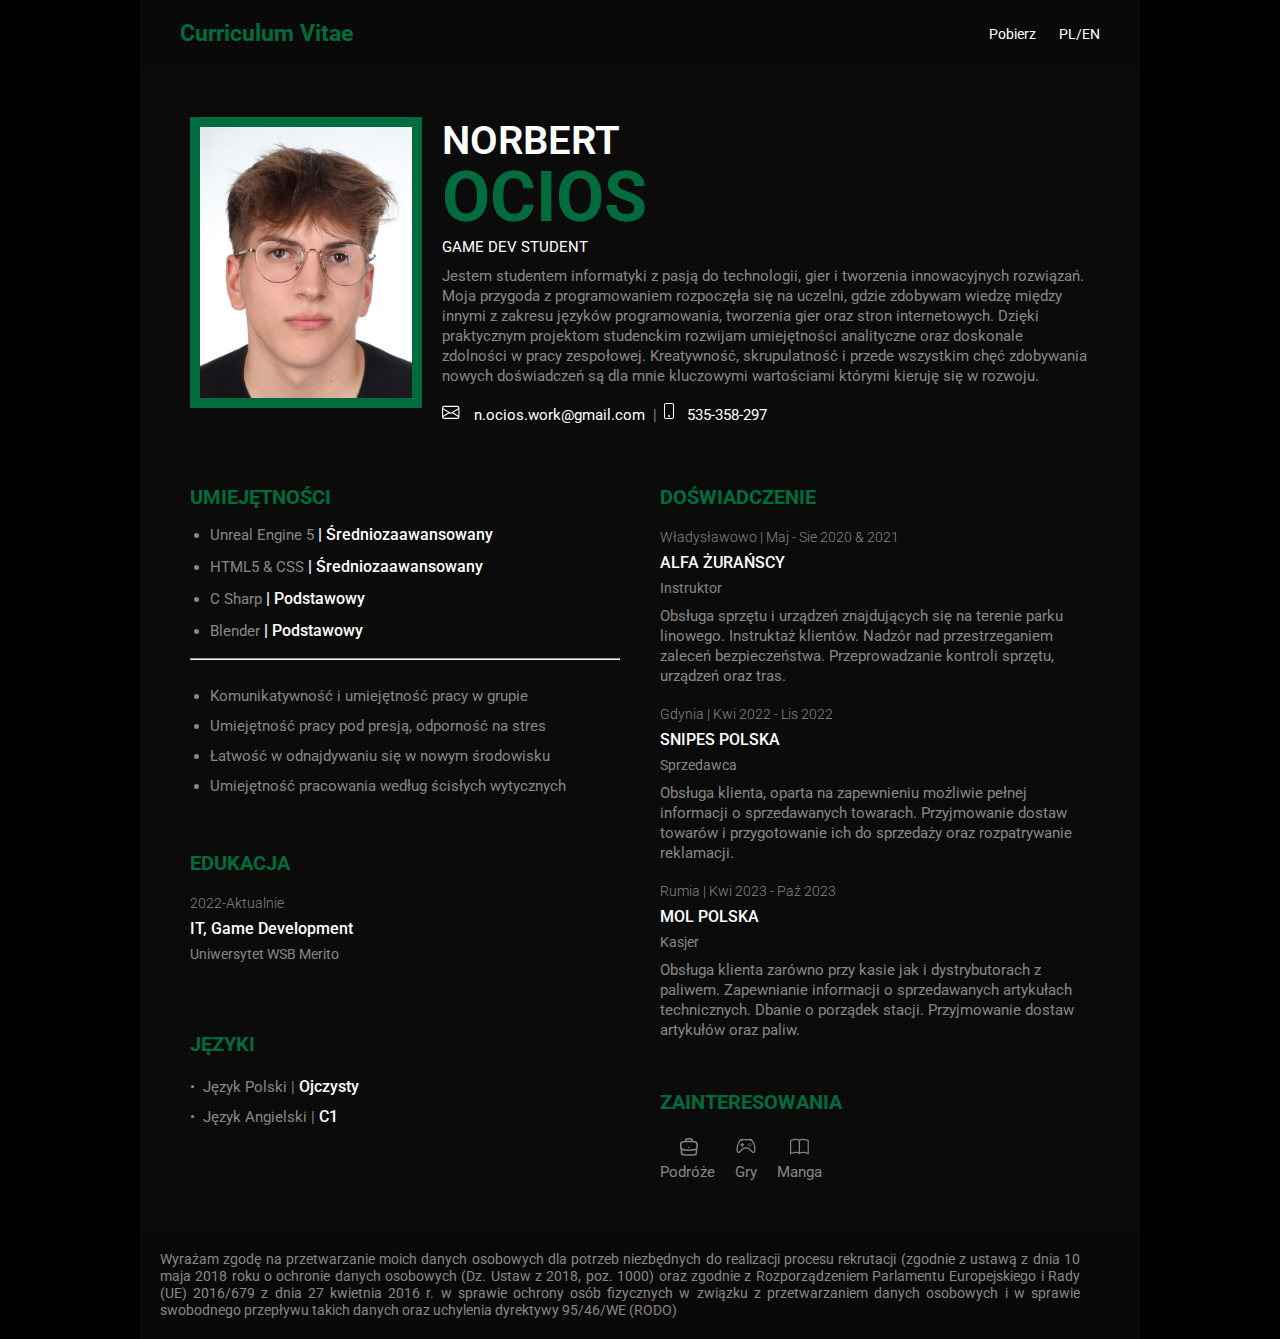
<file: index.html>
<!DOCTYPE html>
<html lang="pl">

<head>
    <meta charset="UTF-8">
    <meta http-equiv="X-UA-Compatible" content="IE=edge">
    <meta name="viewport" content="width=device-width, initial-scale=1.0">
    <title>Curriculum Vitae</title>
    <link type="image/png" sizes="96x96" rel="icon" href="asset/images/favicon.png">
    <!-- Main CSS -->
    <link rel="stylesheet" href="./asset/css/main.css">
    <!-- Roboto Google font -->
    <link href="https://fonts.googleapis.com/css2?family=Roboto:ital,wght@0,100;0,300;0,400;0,500;0,700;0,900;1,100;1,300;1,400;1,500;1,700;1,900&display=swap"
          rel="stylesheet">

</head>

<body>
    <!-- Toolbar -->
    <div class="toolbar">
        <span class="special-text">Curriculum Vitae</span>
        <ul>
            <li><a href="CV_PL.pdf" download>Pobierz</a></li>
            <li><a href="EN/english.html">PL/EN</a></li>
        </ul>
    </div>
    <div class="container">
        <div class="profile">
            <div class="profile_container">
                <div class="profileImg">
                    <img src="./asset/images/profileimage.jpg" alt="Norbert Ocios">
                </div>
                <div>
                    <h1>
                        <span class="firstName">Norbert</span>
                        <span class="lastName">Ocios</span>
                    </h1>
                    <p class="profile_title">Game Dev Student</p>
                    <p class="description">
                        Jestem studentem informatyki z pasją do technologii, gier i tworzenia innowacyjnych rozwiązań. Moja przygoda z programowaniem rozpoczęła się na uczelni, gdzie zdobywam wiedzę między innymi z zakresu języków programowania, tworzenia gier oraz stron internetowych. Dzięki praktycznym projektom studenckim rozwijam umiejętności analityczne oraz doskonale zdolności w pracy zespołowej. Kreatywność, skrupulatność i przede wszystkim chęć zdobywania nowych doświadczeń są dla mnie kluczowymi wartościami którymi kieruję się w rozwoju.
                    </p>
                    <p class="contactItems">
                        <a class="contact" href="mailto:n.ocios.work@gmail.com">
                            <svg xmlns="http://www.w3.org/2000/svg" width="24" height="24" fill="currentColor" class="bi bi-envelope" viewBox="0 0 22 8">
                                <path d="M0 4a2 2 0 0 1 2-2h12a2 2 0 0 1 2 2v8a2 2 0 0 1-2 2H2a2 2 0 0 1-2-2zm2-1a1 1 0 0 0-1 1v.217l7 4.2 7-4.2V4a1 1 0 0 0-1-1zm13 2.383-4.708 2.825L15 11.105zm-.034 6.876-5.64-3.471L8 9.583l-1.326-.795-5.64 3.47A1 1 0 0 0 2 13h12a1 1 0 0 0 .966-.741M1 11.105l4.708-2.897L1 5.383z" />
                            </svg>&nbsp;
                            n.ocios.work@gmail.com
                        </a> &nbsp;|
                        <a class="contact" href="tel:+48-535358297">
                            <svg xmlns="http://www.w3.org/2000/svg" width="22" height="22" fill="currentColor" class="bi bi-phone" viewBox="0 0 22 12">
                                <path d="M11 1a1 1 0 0 1 1 1v12a1 1 0 0 1-1 1H5a1 1 0 0 1-1-1V2a1 1 0 0 1 1-1zM5 0a2 2 0 0 0-2 2v12a2 2 0 0 0 2 2h6a2 2 0 0 0 2-2V2a2 2 0 0 0-2-2z" />
                                <path d="M8 14a1 1 0 1 0 0-2 1 1 0 0 0 0 2" />
                            </svg>
                            535-358-297
                        </a>
                    </p>
                </div>
            </div>
        </div>
        <!-- Left content  -->
        <div class="left">
            <!-- Skills Section  -->
            <div class="skills">
                <h3 class="title">Umiejętności</h3>
                <ul class="skills_list description">
                    <li>Unreal Engine 5 <h class="item_title">| Średniozaawansowany</h></li>
                    <li>HTML5 & CSS <h class="item_title">| Średniozaawansowany</h></li>
                    <li>C Sharp <h class="item_title">| Podstawowy</h></li>
                    <li>Blender <h class="item_title">| Podstawowy</h></li>
                </ul>
                <br />
                <hr />
                <br />
                <ul class="skills_list description">
                    <li>Komunikatywność i umiejętność pracy w grupie</li>
                    <li>Umiejętność pracy pod presją, odporność na stres</li>
                    <li>Łatwość w odnajdywaniu się w nowym środowisku</li>
                    <li>Umiejętność pracowania według ścisłych wytycznych</li>
                </ul>
            </div>


            <!-- Education Section  -->
            <div class="education">
                <h3 class="title">Edukacja</h3>
                <div class="edu_item">
                    <p class="item_preTitle">2022-Aktualnie</p>
                    <h4 class="item_title">IT, Game Development</h4>
                    <p class="item_subtitle">
                        Uniwersytet WSB Merito
                    </p>
                </div>
                <div class="edu_item">
                    <p class="item_preTitle"></p>
                    <h4 class="item_title"></h4>
                    <p class="item_subtitle">
                    </p>
                </div>
            </div>
            <!-- Langueages Section  -->
            <div class="languages">
                <h3 class="title">Języki</h3>
                <br />
                <div class="language_item">
                    <p class="description">
                        &#x2022;&nbsp; Język Polski | <h class="item_title">Ojczysty</h>
                    </p>
                </div>
                <div class="langueage_item">
                    <p class="description">
                        &#x2022;&nbsp; Język Angielski | <h class="item_title">C1</h>
                    </p>
                </div>
            </div>
        </div>
        <!-- Right content  -->
        <div class="right">
            <!-- Experience Section  -->
            <div class="experience">
                <h3 class="title">Doświadczenie</h3>
                <div class="exp_item">
                    <p class="item_preTitle">Władysławowo | Maj - Sie 2020 & 2021</p>
                    <h4 class="item_title">ALFA ŻURAŃSCY</h4>
                    <p class="item_subtitle">Instruktor </p>
                    <p class=" description">
                        Obsługa
                        sprzętu i urządzeń znajdujących się na terenie parku linowego.
                        Instruktaż klientów. Nadzór nad przestrzeganiem zaleceń
                        bezpieczeństwa. Przeprowadzanie kontroli sprzętu, urządzeń oraz
                        tras.
                    </p>
                </div>
                <div class="exp_item">
                    <p class="item_preTitle">Gdynia | Kwi 2022 - Lis 2022</p>
                    <h4 class="item_title">SNIPES POLSKA</h4>
                    <p class="item_subtitle">Sprzedawca</p>
                    <p class="description">
                        Obsługa klienta, oparta na zapewnieniu możliwie pełnej informacji o sprzedawanych towarach.
                        Przyjmowanie dostaw towarów i przygotowanie ich do sprzedaży oraz rozpatrywanie reklamacji.
                    </p>

                </div>
                <div class="exp_item">
                    <p class="item_preTitle">Rumia | Kwi 2023 - Paź 2023</p>
                    <h4 class="item_title">MOL POLSKA</h4>
                    <p class="item_subtitle">Kasjer</p>
                    <p class=" description">
                        Obsługa klienta zarówno przy kasie jak i dystrybutorach z paliwem. Zapewnianie informacji
                        o sprzedawanych artykułach technicznych. Dbanie o porządek stacji. Przyjmowanie dostaw artykułów oraz paliw.
                    </p>
                </div>


            </div>
            <!-- Interest Section  -->
            <div class="interest">
                <h3 class="title">Zainteresowania</h3>
                <div class="interest_items">
                    <div class="interest_item">
                        <svg xmlns="http://www.w3.org/2000/svg" fill="none" width="24" height="24" viewBox="0 0 22 22" stroke-width="1.7"
                             stroke="currentColor" class="w-6 h-6">
                            <path stroke-linecap="round" stroke-linejoin="round"
                                  d="M20.25 14.15v4.25c0 1.094-.787 2.036-1.872 2.18-2.087.277-4.216.42-6.378.42s-4.291-.143-6.378-.42c-1.085-.144-1.872-1.086-1.872-2.18v-4.25m16.5 0a2.18 2.18 0 0 0 .75-1.661V8.706c0-1.081-.768-2.015-1.837-2.175a48.114 48.114 0 0 0-3.413-.387m4.5 8.006c-.194.165-.42.295-.673.38A23.978 23.978 0 0 1 12 15.75c-2.648 0-5.195-.429-7.577-1.22a2.016 2.016 0 0 1-.673-.38m0 0A2.18 2.18 0 0 1 3 12.489V8.706c0-1.081.768-2.015 1.837-2.175a48.111 48.111 0 0 1 3.413-.387m7.5 0V5.25A2.25 2.25 0 0 0 13.5 3h-3a2.25 2.25 0 0 0-2.25 2.25v.894m7.5 0a48.667 48.667 0 0 0-7.5 0M12 12.75h.008v.008H12v-.008Z" />
                        </svg>
                        <span>Podróże</span>
                    </div>
                    <div class="interest_item">
                        <svg xmlns="http://www.w3.org/2000/svg" width="24" height="24" fill="currentColor" class="bi bi-controller" viewBox="0 0 16 16">
                            <path d="M11.5 6.027a.5.5 0 1 1-1 0 .5.5 0 0 1 1 0m-1.5 1.5a.5.5 0 1 0 0-1 .5.5 0 0 0 0 1m2.5-.5a.5.5 0 1 1-1 0 .5.5 0 0 1 1 0m-1.5 1.5a.5.5 0 1 0 0-1 .5.5 0 0 0 0 1m-6.5-3h1v1h1v1h-1v1h-1v-1h-1v-1h1z" />
                            <path d="M3.051 3.26a.5.5 0 0 1 .354-.613l1.932-.518a.5.5 0 0 1 .62.39c.655-.079 1.35-.117 2.043-.117.72 0 1.443.041 2.12.126a.5.5 0 0 1 .622-.399l1.932.518a.5.5 0 0 1 .306.729q.211.136.373.297c.408.408.78 1.05 1.095 1.772.32.733.599 1.591.805 2.466s.34 1.78.364 2.606c.024.816-.059 1.602-.328 2.21a1.42 1.42 0 0 1-1.445.83c-.636-.067-1.115-.394-1.513-.773-.245-.232-.496-.526-.739-.808-.126-.148-.25-.292-.368-.423-.728-.804-1.597-1.527-3.224-1.527s-2.496.723-3.224 1.527c-.119.131-.242.275-.368.423-.243.282-.494.575-.739.808-.398.38-.877.706-1.513.773a1.42 1.42 0 0 1-1.445-.83c-.27-.608-.352-1.395-.329-2.21.024-.826.16-1.73.365-2.606.206-.875.486-1.733.805-2.466.315-.722.687-1.364 1.094-1.772a2.3 2.3 0 0 1 .433-.335l-.028-.079zm2.036.412c-.877.185-1.469.443-1.733.708-.276.276-.587.783-.885 1.465a14 14 0 0 0-.748 2.295 12.4 12.4 0 0 0-.339 2.406c-.022.755.062 1.368.243 1.776a.42.42 0 0 0 .426.24c.327-.034.61-.199.929-.502.212-.202.4-.423.615-.674.133-.156.276-.323.44-.504C4.861 9.969 5.978 9.027 8 9.027s3.139.942 3.965 1.855c.164.181.307.348.44.504.214.251.403.472.615.674.318.303.601.468.929.503a.42.42 0 0 0 .426-.241c.18-.408.265-1.02.243-1.776a12.4 12.4 0 0 0-.339-2.406 14 14 0 0 0-.748-2.295c-.298-.682-.61-1.19-.885-1.465-.264-.265-.856-.523-1.733-.708-.85-.179-1.877-.27-2.913-.27s-2.063.091-2.913.27" />
                        </svg>
                        <span>Gry</span>
                    </div>
                    <div class="interest_item">
                        <svg xmlns="http://www.w3.org/2000/svg" width="24" height="24" fill="currentColor" class="bi bi-book" viewBox="0 0 17 14">
                            <path d="M1 2.828c.885-.37 2.154-.769 3.388-.893 1.33-.134 2.458.063 3.112.752v9.746c-.935-.53-2.12-.603-3.213-.493-1.18.12-2.37.461-3.287.811zm7.5-.141c.654-.689 1.782-.886 3.112-.752 1.234.124 2.503.523 3.388.893v9.923c-.918-.35-2.107-.692-3.287-.81-1.094-.111-2.278-.039-3.213.492zM8 1.783C7.015.936 5.587.81 4.287.94c-1.514.153-3.042.672-3.994 1.105A.5.5 0 0 0 0 2.5v11a.5.5 0 0 0 .707.455c.882-.4 2.303-.881 3.68-1.02 1.409-.142 2.59.087 3.223.877a.5.5 0 0 0 .78 0c.633-.79 1.814-1.019 3.222-.877 1.378.139 2.8.62 3.681 1.02A.5.5 0 0 0 16 13.5v-11a.5.5 0 0 0-.293-.455c-.952-.433-2.48-.952-3.994-1.105C10.413.809 8.985.936 8 1.783" />
                        </svg>
                        <span>Manga</span>
                    </div>
                </div>
            </div>
        </div>

    </div>
    <div class="clause_layout">
        <p class="clause_text">Wyrażam zgodę na przetwarzanie moich danych osobowych dla potrzeb niezbędnych do realizacji procesu rekrutacji (zgodnie z ustawą z dnia 10 maja 2018 roku o ochronie danych osobowych (Dz. Ustaw z 2018, poz. 1000) oraz zgodnie z Rozporządzeniem Parlamentu Europejskiego i Rady (UE) 2016/679 z dnia 27 kwietnia 2016 r. w sprawie ochrony osób fizycznych w związku z przetwarzaniem danych osobowych i w sprawie swobodnego przepływu takich danych oraz uchylenia dyrektywy 95/46/WE (RODO)</p>
    </div>
</body>
</html>
</file>
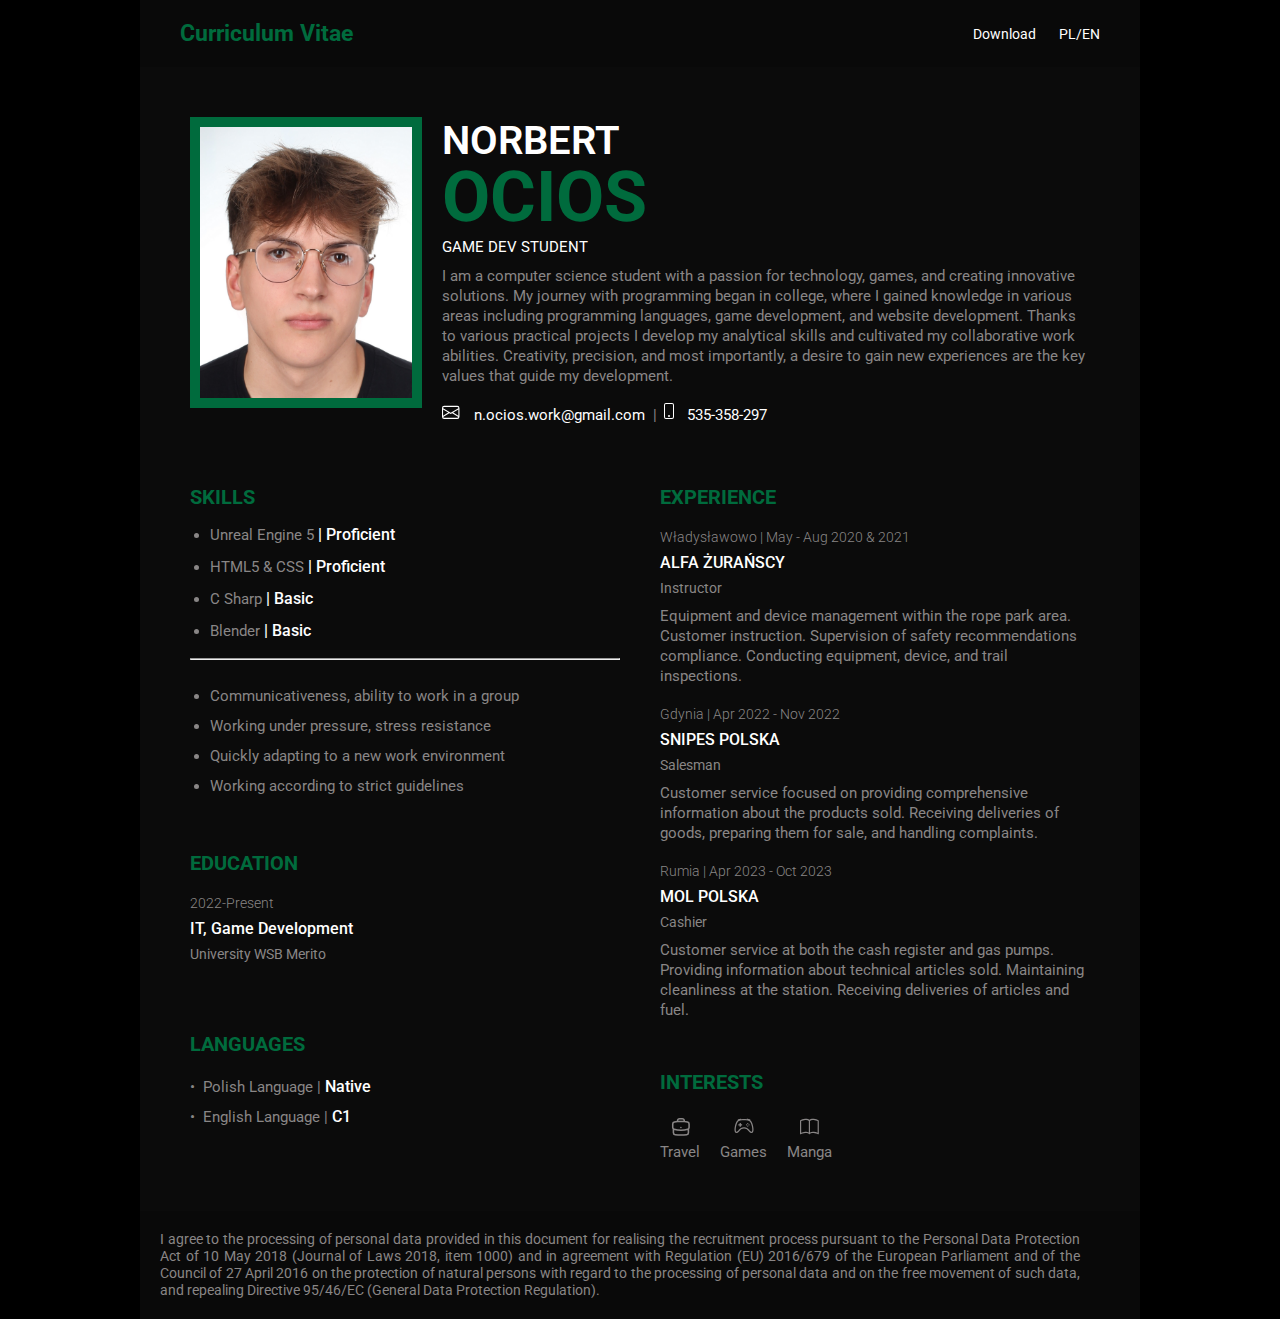
<file: EN/english.html>
<!DOCTYPE html>
<html lang="pl">

<head>
    <meta charset="UTF-8">
    <meta http-equiv="X-UA-Compatible" content="IE=edge">
    <meta name="viewport" content="width=device-width, initial-scale=1.0">
    <title>Curriculum Vitae</title>
    <link type="image/png" sizes="96x96" rel="icon" href="asset/images/favicon.png">
    <!-- Main CSS -->
    <link rel="stylesheet" href="./asset/css/main.css">
    <!-- Roboto Google font -->
    <link href="https://fonts.googleapis.com/css2?family=Roboto:ital,wght@0,100;0,300;0,400;0,500;0,700;0,900;1,100;1,300;1,400;1,500;1,700;1,900&display=swap"
          rel="stylesheet">

</head>

<body>
    <!-- Toolbar -->
    <div class="toolbar">
        <span class="special-text">Curriculum Vitae</span>
        <ul>
            <li><a href="CV_EN.pdf" download>Download</a></li>
            <li><a href="https://www.norbertocios.com/">PL/EN</a></li>
        </ul>
    </div>
    <div class="container">
        <div class="profile">
            <div class="profile_container">
                <div class="profileImg">
                    <img src="./asset/images/profileimage.jpg" alt="Norbert Ocios">
                </div>
                <div>
                    <h1>
                        <span class="firstName">Norbert</span>
                        <span class="lastName">Ocios</span>
                    </h1>
                    <p class="profile_title">Game Dev Student</p>
                    <p class="description">
                        I am a computer science student with a passion for technology, games, and creating innovative solutions. My journey with programming began in college, where I gained knowledge in various areas including programming languages, game development, and website development. Thanks to various practical projects I develop my analytical skills and cultivated my collaborative work abilities. Creativity, precision, and most importantly, a desire to gain new experiences are the key values that guide my development.
                    </p>
                    <p class="contactItems">
                        <a class="contact" href="mailto:n.ocios.work@gmail.com">
                            <svg xmlns="http://www.w3.org/2000/svg" width="24" height="24" fill="currentColor" class="bi bi-envelope" viewBox="0 0 22 8">
                                <path d="M0 4a2 2 0 0 1 2-2h12a2 2 0 0 1 2 2v8a2 2 0 0 1-2 2H2a2 2 0 0 1-2-2zm2-1a1 1 0 0 0-1 1v.217l7 4.2 7-4.2V4a1 1 0 0 0-1-1zm13 2.383-4.708 2.825L15 11.105zm-.034 6.876-5.64-3.471L8 9.583l-1.326-.795-5.64 3.47A1 1 0 0 0 2 13h12a1 1 0 0 0 .966-.741M1 11.105l4.708-2.897L1 5.383z" />
                            </svg>&nbsp;
                            n.ocios.work@gmail.com
                        </a> &nbsp;|
                        <a class="contact" href="tel:+48-535358297">
                            <svg xmlns="http://www.w3.org/2000/svg" width="22" height="22" fill="currentColor" class="bi bi-phone" viewBox="0 0 22 12">
                                <path d="M11 1a1 1 0 0 1 1 1v12a1 1 0 0 1-1 1H5a1 1 0 0 1-1-1V2a1 1 0 0 1 1-1zM5 0a2 2 0 0 0-2 2v12a2 2 0 0 0 2 2h6a2 2 0 0 0 2-2V2a2 2 0 0 0-2-2z" />
                                <path d="M8 14a1 1 0 1 0 0-2 1 1 0 0 0 0 2" />
                            </svg>
                            535-358-297
                        </a>
                    </p>
                </div>
            </div>
        </div>
        <!-- Left content  -->
        <div class="left">
            <!-- Skills Section  -->
            <div class="skills">
                <h3 class="title">Skills</h3>
                <ul class="skills_list description">
                    <li>Unreal Engine 5 <h class="item_title">| Proficient</h></li>
                    <li>HTML5 & CSS <h class="item_title">| Proficient</h></li>
                    <li>C Sharp <h class="item_title">| Basic</h></li>
                    <li>Blender <h class="item_title">| Basic</h></li>
                </ul>
                <br />
                <hr />
                <br />
                <ul class="skills_list description">
                    <li>Communicativeness, ability to work in a group</li>
                    <li>Working under pressure, stress resistance</li>
                    <li>Quickly adapting to a new work environment</li>
                    <li>Working according to strict guidelines</li>
                </ul>
            </div>


            <!-- Education Section  -->
            <div class="education">
                <h3 class="title">Education</h3>
                <div class="edu_item">
                    <p class="item_preTitle">2022-Present</p>
                    <h4 class="item_title">IT, Game Development</h4>
                    <p class="item_subtitle">
                        University WSB Merito
                    </p>
                </div>
                <div class="edu_item">
                    <p class="item_preTitle"></p>
                    <h4 class="item_title"></h4>
                    <p class="item_subtitle">
                    </p>
                </div>
            </div>
            <!-- Langueages Section  -->
            <div class="languages">
                <h3 class="title">Languages</h3>
                <br />
                <div class="language_item">
                    <p class="description">
                        &#x2022;&nbsp; Polish Language | <h class="item_title">Native</h>
                    </p>
                </div>
                <div class="langueage_item">
                    <p class="description">
                        &#x2022;&nbsp; English Language | <h class="item_title">C1</h>
                    </p>
                </div>
            </div>
        </div>
        <!-- Right content  -->
        <div class="right">
            <!-- Experience Section  -->
            <div class="experience">
                <h3 class="title">Experience</h3>
                <div class="exp_item">
                    <p class="item_preTitle">Władysławowo | May - Aug 2020 & 2021</p>
                    <h4 class="item_title">ALFA ŻURAŃSCY</h4>
                    <p class="item_subtitle">Instructor</p>
                    <p class=" description">
                        Equipment and device management within the rope park area. Customer instruction. Supervision of safety recommendations compliance. Conducting equipment, device, and trail inspections.
                    </p>
                </div>
                <div class="exp_item">
                    <p class="item_preTitle">Gdynia | Apr 2022 - Nov 2022</p>
                    <h4 class="item_title">SNIPES POLSKA</h4>
                    <p class="item_subtitle">Salesman</p>
                    <p class="description">
                        Customer service focused on providing comprehensive information about the products sold. Receiving deliveries of goods, preparing them for sale, and handling complaints.
                    </p>

                </div>
                <div class="exp_item">
                    <p class="item_preTitle">Rumia | Apr 2023 - Oct 2023</p>
                    <h4 class="item_title">MOL POLSKA</h4>
                    <p class="item_subtitle">Cashier</p>
                    <p class=" description">
                        Customer service at both the cash register and gas pumps. Providing information about technical articles sold. Maintaining cleanliness at the station. Receiving deliveries of articles and fuel.
                    </p>
                </div>


            </div>
            <!-- Interest Section  -->
            <div class="interest">
                <h3 class="title">Interests</h3>
                <div class="interest_items">
                    <div class="interest_item">
                        <svg xmlns="http://www.w3.org/2000/svg" fill="none" width="24" height="24" viewBox="0 0 22 22" stroke-width="1.7"
                             stroke="currentColor" class="w-6 h-6">
                            <path stroke-linecap="round" stroke-linejoin="round"
                                  d="M20.25 14.15v4.25c0 1.094-.787 2.036-1.872 2.18-2.087.277-4.216.42-6.378.42s-4.291-.143-6.378-.42c-1.085-.144-1.872-1.086-1.872-2.18v-4.25m16.5 0a2.18 2.18 0 0 0 .75-1.661V8.706c0-1.081-.768-2.015-1.837-2.175a48.114 48.114 0 0 0-3.413-.387m4.5 8.006c-.194.165-.42.295-.673.38A23.978 23.978 0 0 1 12 15.75c-2.648 0-5.195-.429-7.577-1.22a2.016 2.016 0 0 1-.673-.38m0 0A2.18 2.18 0 0 1 3 12.489V8.706c0-1.081.768-2.015 1.837-2.175a48.111 48.111 0 0 1 3.413-.387m7.5 0V5.25A2.25 2.25 0 0 0 13.5 3h-3a2.25 2.25 0 0 0-2.25 2.25v.894m7.5 0a48.667 48.667 0 0 0-7.5 0M12 12.75h.008v.008H12v-.008Z" />
                        </svg>
                        <span>Travel</span>
                    </div>
                    <div class="interest_item">
                        <svg xmlns="http://www.w3.org/2000/svg" width="24" height="24" fill="currentColor" class="bi bi-controller" viewBox="0 0 16 16">
                            <path d="M11.5 6.027a.5.5 0 1 1-1 0 .5.5 0 0 1 1 0m-1.5 1.5a.5.5 0 1 0 0-1 .5.5 0 0 0 0 1m2.5-.5a.5.5 0 1 1-1 0 .5.5 0 0 1 1 0m-1.5 1.5a.5.5 0 1 0 0-1 .5.5 0 0 0 0 1m-6.5-3h1v1h1v1h-1v1h-1v-1h-1v-1h1z" />
                            <path d="M3.051 3.26a.5.5 0 0 1 .354-.613l1.932-.518a.5.5 0 0 1 .62.39c.655-.079 1.35-.117 2.043-.117.72 0 1.443.041 2.12.126a.5.5 0 0 1 .622-.399l1.932.518a.5.5 0 0 1 .306.729q.211.136.373.297c.408.408.78 1.05 1.095 1.772.32.733.599 1.591.805 2.466s.34 1.78.364 2.606c.024.816-.059 1.602-.328 2.21a1.42 1.42 0 0 1-1.445.83c-.636-.067-1.115-.394-1.513-.773-.245-.232-.496-.526-.739-.808-.126-.148-.25-.292-.368-.423-.728-.804-1.597-1.527-3.224-1.527s-2.496.723-3.224 1.527c-.119.131-.242.275-.368.423-.243.282-.494.575-.739.808-.398.38-.877.706-1.513.773a1.42 1.42 0 0 1-1.445-.83c-.27-.608-.352-1.395-.329-2.21.024-.826.16-1.73.365-2.606.206-.875.486-1.733.805-2.466.315-.722.687-1.364 1.094-1.772a2.3 2.3 0 0 1 .433-.335l-.028-.079zm2.036.412c-.877.185-1.469.443-1.733.708-.276.276-.587.783-.885 1.465a14 14 0 0 0-.748 2.295 12.4 12.4 0 0 0-.339 2.406c-.022.755.062 1.368.243 1.776a.42.42 0 0 0 .426.24c.327-.034.61-.199.929-.502.212-.202.4-.423.615-.674.133-.156.276-.323.44-.504C4.861 9.969 5.978 9.027 8 9.027s3.139.942 3.965 1.855c.164.181.307.348.44.504.214.251.403.472.615.674.318.303.601.468.929.503a.42.42 0 0 0 .426-.241c.18-.408.265-1.02.243-1.776a12.4 12.4 0 0 0-.339-2.406 14 14 0 0 0-.748-2.295c-.298-.682-.61-1.19-.885-1.465-.264-.265-.856-.523-1.733-.708-.85-.179-1.877-.27-2.913-.27s-2.063.091-2.913.27" />
                        </svg>
                        <span>Games</span>
                    </div>
                    <div class="interest_item">
                        <svg xmlns="http://www.w3.org/2000/svg" width="24" height="24" fill="currentColor" class="bi bi-book" viewBox="0 0 17 14">
                            <path d="M1 2.828c.885-.37 2.154-.769 3.388-.893 1.33-.134 2.458.063 3.112.752v9.746c-.935-.53-2.12-.603-3.213-.493-1.18.12-2.37.461-3.287.811zm7.5-.141c.654-.689 1.782-.886 3.112-.752 1.234.124 2.503.523 3.388.893v9.923c-.918-.35-2.107-.692-3.287-.81-1.094-.111-2.278-.039-3.213.492zM8 1.783C7.015.936 5.587.81 4.287.94c-1.514.153-3.042.672-3.994 1.105A.5.5 0 0 0 0 2.5v11a.5.5 0 0 0 .707.455c.882-.4 2.303-.881 3.68-1.02 1.409-.142 2.59.087 3.223.877a.5.5 0 0 0 .78 0c.633-.79 1.814-1.019 3.222-.877 1.378.139 2.8.62 3.681 1.02A.5.5 0 0 0 16 13.5v-11a.5.5 0 0 0-.293-.455c-.952-.433-2.48-.952-3.994-1.105C10.413.809 8.985.936 8 1.783" />
                        </svg>
                        <span>Manga</span>
                    </div>
                </div>
            </div>
        </div>

    </div>
    <div class="clause_layout">
        <p class="clause_text">I agree to the processing of personal data provided in this document for realising the recruitment process pursuant to the Personal Data Protection Act of 10 May 2018 (Journal of Laws 2018, item 1000) and in agreement with Regulation (EU) 2016/679 of the European Parliament and of the Council of 27 April 2016 on the protection of natural persons with regard to the processing of personal data and on the free movement of such data, and repealing Directive 95/46/EC (General Data Protection Regulation).</p>
    </div>
</body>
</html>
</file>
<file: asset/css/main.css>
* {
	padding: 0;
	margin: 0;
	box-sizing: border-box;
}


:root {
	--primary-color: #006B3D;
	--text-color: #898686;
}

html {
	font-size: 10px;
}

body {
	font-family: roboto, sans-serif;
	background-color: #000;
	color: #fff;
}

img {
	width: 100%;
}

a {
	text-decoration: none;
	color: #fff;
}

.description,
.contactItems {
	margin-top: 1rem;
	font-size: 1.5rem;
	font-weight: 400;
	line-height: 2rem;
	color: var(--text-color);
}


.title {
	color: var(--primary-color);
	font-weight: 700;
	font-size: 2rem;
	text-transform: uppercase;
}

.toolbar {
	background-color: #090909;
	color: white;
	padding: 20px 20px;
	max-width: 1000px;
	width: 100%;
	margin: auto;
	display: flex;
	justify-content: space-between;
	align-items: center;
}

.toolbar ul {
	font-size: 1.4rem;
	list-style-type: none;
	margin: 0;
	padding: 0;
}

.toolbar ul li {
	display: inline;
	margin-right: 20px;
}

.toolbar ul li a {
	color: white;
	text-decoration: none;
}

.toolbar ul li a:hover {
	text-decoration: underline;
}

.special-text {
	color: var(--primary-color);
	margin-right: auto;
	font-size: 2.3rem;
	list-style-type: none;
	margin-left: 20px;
	font-weight: 700;
}



.item_preTitle {
	font-size: 1.4rem;
	color: var(--text-color);
	font-weight: 300;
}

.item_title {
	font-size: 1.6rem;
	color: white;
	font-weight: 500;
	margin: 0.8rem 0;
}

.item_subtitle {
	font-size: 1.4rem;
	color: var(--text-color);
	font-weight: 400;
}

/* layouts */
.container {
	max-width: 1000px;
	width: 90%;
	margin: 0 auto;
	display: grid;
	padding: 5rem;
	background: #0b0b0b;
	grid-template-columns: 1fr 1fr;
	gap: 4rem;
}

.clause_layout {
	max-width: 1000px;
	width: 100%;
	margin: 0 auto;
	display: grid;
	padding: 2rem;
	background: #090909;
	grid-template-columns: 1fr 1fr;
	gap: 4rem;
}

.profile {
	grid-column: 1 / -1;
	margin-bottom: 2rem;
}

.left,
.right {
	display: flex;
	flex-direction: column;
	gap: 5rem;
}

.profile_container {
	display: flex;
	gap: 2rem;
}

.profileImg {
	max-width: 232px;
	max-height: 291px;
	overflow: hidden;
	border: solid 10px var(--primary-color);
}

.firstName {
	color: #fff;
	font-weight: 600;
	font-size: clamp(2rem, 8vw, 4rem);
	text-transform: uppercase;
	display: block;
	margin-bottom: -0.8rem;
}

.lastName {
	color: var(--primary-color);
	font-weight: 700;
	font-size: clamp(2.5rem, 15vw, 7rem);
	text-transform: uppercase;
	display: block;
}

.profile_title {
	font-size: 1.5rem;
	font-weight: 400;
	text-transform: uppercase;
}

.downloadLink:hover {
	color: var(--primary-color);
}


.skills_list {
	margin-top: 1rem;
	margin-left: 2rem;
	line-height: 2;
}

.ref_item,
.edu_item,
.certification_item,
.exp_item,
.awards_item,
.social_items {
	margin-top: 2rem;
}

.ref_name {
	font-size: 1.6rem;
	font-weight: 700;
}


.interest_items,
.social_items {
	margin-top: 2rem;
	display: flex;
	align-items: center;
	flex-wrap: wrap;
	gap: 2rem;
}

.interest_item,
.social_item {
	font-size: 1.5rem;
	display: flex;
	flex-direction: column;
	align-items: center;
	justify-content: center;
	gap: 0.5rem;
	color: var(--text-color);
}

.clause_text {
	text-align: justify;
	text-justify: inter-word;
	width: 1000px;
	width: 200%;
	margin: 0 auto;
	font-size: 1.4rem;
	font-weight: 400;
	line-height: 1.7rem;
	color: var(--text-color);
}


.interest_item svg,
.social_item svg {
	width: 2rem;
}

	.social_item:hover,
	.contact:hover {
		color: var(--primary-color);
	}

/* Media query */

@media only screen and (max-width: 768px) {
	.container {
		width: 100%;
		grid-template-columns: 1fr;
		padding: 3rem;
		gap: 7rem;
	}

	.profile {
		margin-bottom: 0;
	}

	.profile_container {
		flex-direction: column;
	}
	body {
		background: linear-gradient(to right, red, yellow);
	}

	.slider {
		position: absolute;
		top: 50%;
		left: 50%;
		transform: translate(-50%,-50%);
		width: 500px;
		height: 60px;
		padding: 30px;
		padding-left: 40px;
		background: #fcfcfc;
		border-radius: 20px;
		display: flex;
		align-items: center;
		box-shadow: 0px 15px 40px #7E6D5766;
	}

		.slider p {
			font-size: 26px;
			font-weight: 600;
			font-family: Open Sans;
			padding-left: 30px;
			color: black;
		}

		.slider input[type="range"] {
			-webkit-appearance: none !important;
			width: 420px;
			height: 2px;
			background: black;
			border: none;
			outline: none;
		}

			.slider input[type="range"]::-webkit-slider-thumb {
				-webkit-appearance: none !important;
				width: 30px;
				height: 30px;
				background: black;
				border: 2px solid black;
				border-radius: 50%;
				cursor: pointer;
			}

				.slider input[type="range"]::-webkit-slider-thumb:hover {
					background: black;
				} 
}
</file>
<file: EN/asset/css/main.css>
* {
	padding: 0;
	margin: 0;
	box-sizing: border-box;
}


:root {
	--primary-color: #006B3D;
	--text-color: #898686;
}

html {
	font-size: 10px;
}

body {
	font-family: roboto, sans-serif;
	background-color: #000;
	color: #fff;
}

img {
	width: 100%;
}

a {
	text-decoration: none;
	color: #fff;
}

.description,
.contactItems {
	margin-top: 1rem;
	font-size: 1.5rem;
	font-weight: 400;
	line-height: 2rem;
	color: var(--text-color);
}


.title {
	color: var(--primary-color);
	font-weight: 700;
	font-size: 2rem;
	text-transform: uppercase;
}

.toolbar {
	background-color: #090909;
	color: white;
	padding: 20px 20px;
	max-width: 1000px;
	width: 100%;
	margin: auto;
	display: flex;
	justify-content: space-between;
	align-items: center;
}

.toolbar ul {
	font-size: 1.4rem;
	list-style-type: none;
	margin: 0;
	padding: 0;
}

.toolbar ul li {
	display: inline;
	margin-right: 20px;
}

.toolbar ul li a {
	color: white;
	text-decoration: none;
}

.toolbar ul li a:hover {
	text-decoration: underline;
}

.special-text {
	color: var(--primary-color);
	margin-right: auto;
	font-size: 2.3rem;
	list-style-type: none;
	margin-left: 20px;
	font-weight: 700;
}



.item_preTitle {
	font-size: 1.4rem;
	color: var(--text-color);
	font-weight: 300;
}

.item_title {
	font-size: 1.6rem;
	color: white;
	font-weight: 500;
	margin: 0.8rem 0;
}

.item_subtitle {
	font-size: 1.4rem;
	color: var(--text-color);
	font-weight: 400;
}

/* layouts */
.container {
	max-width: 1000px;
	width: 90%;
	margin: 0 auto;
	display: grid;
	padding: 5rem;
	background: #0b0b0b;
	grid-template-columns: 1fr 1fr;
	gap: 4rem;
}

.clause_layout {
	max-width: 1000px;
	width: 100%;
	margin: 0 auto;
	display: grid;
	padding: 2rem;
	background: #090909;
	grid-template-columns: 1fr 1fr;
	gap: 4rem;
}

.profile {
	grid-column: 1 / -1;
	margin-bottom: 2rem;
}

.left,
.right {
	display: flex;
	flex-direction: column;
	gap: 5rem;
}

.profile_container {
	display: flex;
	gap: 2rem;
}

.profileImg {
	max-width: 232px;
	max-height: 291px;
	overflow: hidden;
	border: solid 10px var(--primary-color);
}

.firstName {
	color: #fff;
	font-weight: 600;
	font-size: clamp(2rem, 8vw, 4rem);
	text-transform: uppercase;
	display: block;
	margin-bottom: -0.8rem;
}

.lastName {
	color: var(--primary-color);
	font-weight: 700;
	font-size: clamp(2.5rem, 15vw, 7rem);
	text-transform: uppercase;
	display: block;
}

.profile_title {
	font-size: 1.5rem;
	font-weight: 400;
	text-transform: uppercase;
}

.downloadLink:hover {
	color: var(--primary-color);
}


.skills_list {
	margin-top: 1rem;
	margin-left: 2rem;
	line-height: 2;
}

.ref_item,
.edu_item,
.certification_item,
.exp_item,
.awards_item,
.social_items {
	margin-top: 2rem;
}

.ref_name {
	font-size: 1.6rem;
	font-weight: 700;
}


.interest_items,
.social_items {
	margin-top: 2rem;
	display: flex;
	align-items: center;
	flex-wrap: wrap;
	gap: 2rem;
}

.interest_item,
.social_item {
	font-size: 1.5rem;
	display: flex;
	flex-direction: column;
	align-items: center;
	justify-content: center;
	gap: 0.5rem;
	color: var(--text-color);
}

.clause_text {
	text-align: justify;
	text-justify: inter-word;
	width: 1000px;
	width: 200%;
	margin: 0 auto;
	font-size: 1.4rem;
	font-weight: 400;
	line-height: 1.7rem;
	color: var(--text-color);
}


.interest_item svg,
.social_item svg {
	width: 2rem;
}

	.social_item:hover,
	.contact:hover {
		color: var(--primary-color);
	}

/* Media query */

@media only screen and (max-width: 768px) {
	.container {
		width: 100%;
		grid-template-columns: 1fr;
		padding: 3rem;
		gap: 7rem;
	}

	.profile {
		margin-bottom: 0;
	}

	.profile_container {
		flex-direction: column;
	}
	body {
		background: linear-gradient(to right, red, yellow);
	}

	.slider {
		position: absolute;
		top: 50%;
		left: 50%;
		transform: translate(-50%,-50%);
		width: 500px;
		height: 60px;
		padding: 30px;
		padding-left: 40px;
		background: #fcfcfc;
		border-radius: 20px;
		display: flex;
		align-items: center;
		box-shadow: 0px 15px 40px #7E6D5766;
	}

		.slider p {
			font-size: 26px;
			font-weight: 600;
			font-family: Open Sans;
			padding-left: 30px;
			color: black;
		}

		.slider input[type="range"] {
			-webkit-appearance: none !important;
			width: 420px;
			height: 2px;
			background: black;
			border: none;
			outline: none;
		}

			.slider input[type="range"]::-webkit-slider-thumb {
				-webkit-appearance: none !important;
				width: 30px;
				height: 30px;
				background: black;
				border: 2px solid black;
				border-radius: 50%;
				cursor: pointer;
			}

				.slider input[type="range"]::-webkit-slider-thumb:hover {
					background: black;
				} 
}
</file>
